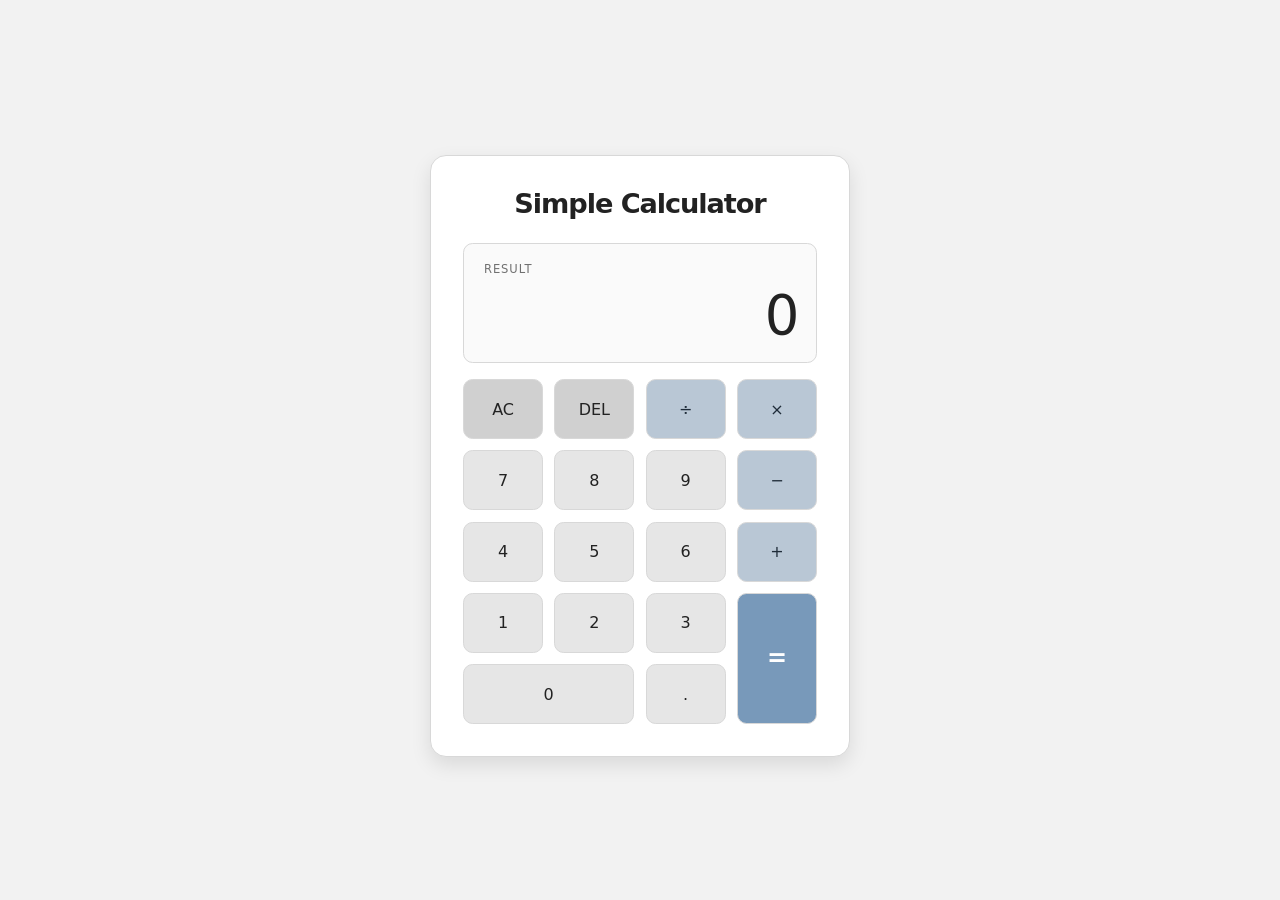
<file: level-1/calculator/index.html>
<!doctype html>
<html lang="en">
  <head>
    <meta charset="UTF-8" />
    <meta name="viewport" content="width=device-width, initial-scale=1.0" />
    <meta name="theme-color" content="#f2f2f2" />
    <title>Simple Calculator</title>
    <link rel="stylesheet" href="style.css" />
  </head>
  <body>
    <main class="page-shell">
      <section class="calculator-card" aria-labelledby="calculator-title">
        <header class="calculator-header">
          <h1 id="calculator-title">Simple Calculator</h1>
        </header>

        <div class="calculator-screen" aria-live="polite">
          <span class="screen-label">Result</span>
          <output id="display" class="display" aria-label="Calculator display">0</output>
        </div>

        <div class="calculator-keypad" aria-label="Calculator keys">
          <button class="key key-secondary" type="button" data-action="clear">AC</button>
          <button class="key key-secondary" type="button" data-action="delete" aria-label="Delete last digit">DEL</button>
          <button class="key key-operator" type="button" data-operator="÷" aria-label="Divide">÷</button>
          <button class="key key-operator" type="button" data-operator="×" aria-label="Multiply">×</button>

          <button class="key" type="button" data-number="7">7</button>
          <button class="key" type="button" data-number="8">8</button>
          <button class="key" type="button" data-number="9">9</button>
          <button class="key key-operator" type="button" data-operator="-" aria-label="Subtract">−</button>

          <button class="key" type="button" data-number="4">4</button>
          <button class="key" type="button" data-number="5">5</button>
          <button class="key" type="button" data-number="6">6</button>
          <button class="key key-operator" type="button" data-operator="+" aria-label="Add">+</button>

          <button class="key" type="button" data-number="1">1</button>
          <button class="key" type="button" data-number="2">2</button>
          <button class="key" type="button" data-number="3">3</button>
          <button class="key key-equals" type="button" data-action="calculate">=</button>

          <button class="key key-zero" type="button" data-number="0">0</button>
          <button class="key" type="button" data-action="decimal" aria-label="Decimal point">.</button>
        </div>

      </section>
    </main>

    <script src="script.js"></script>
  </body>
</html>
</file>
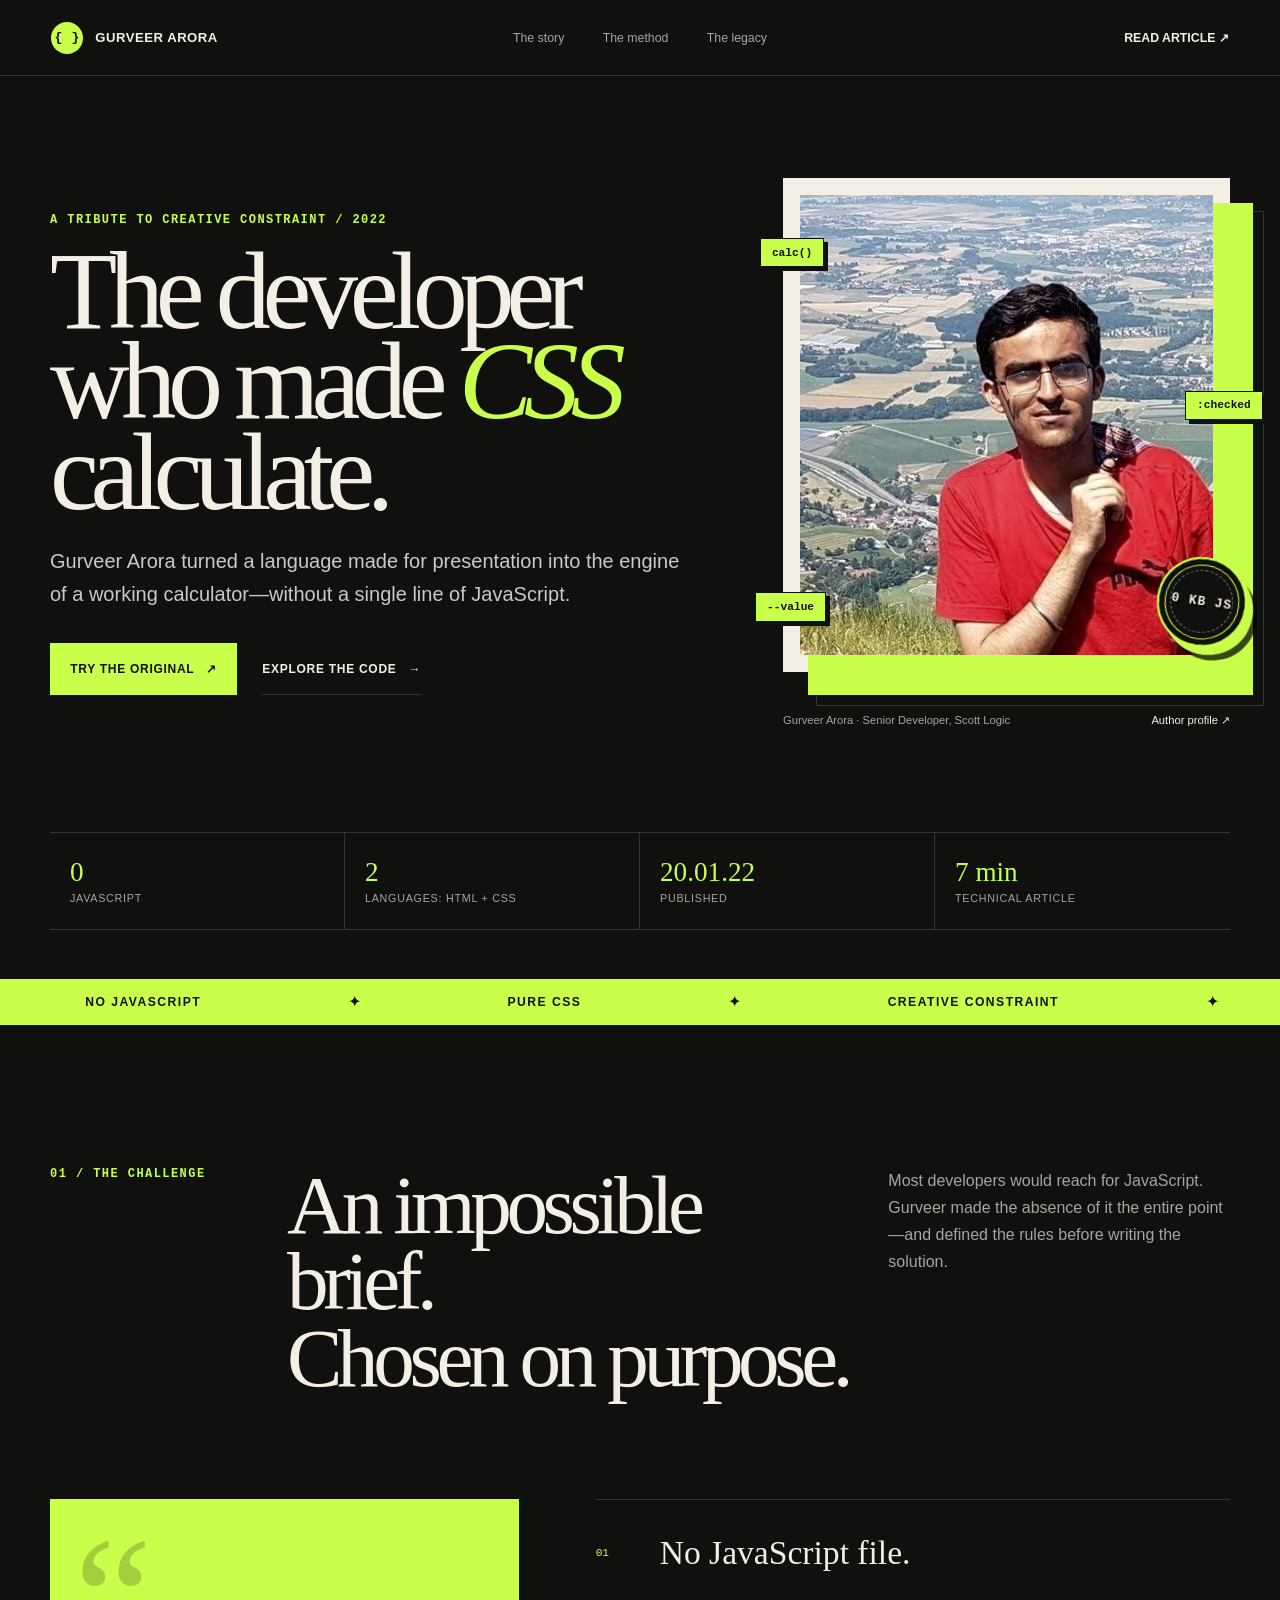
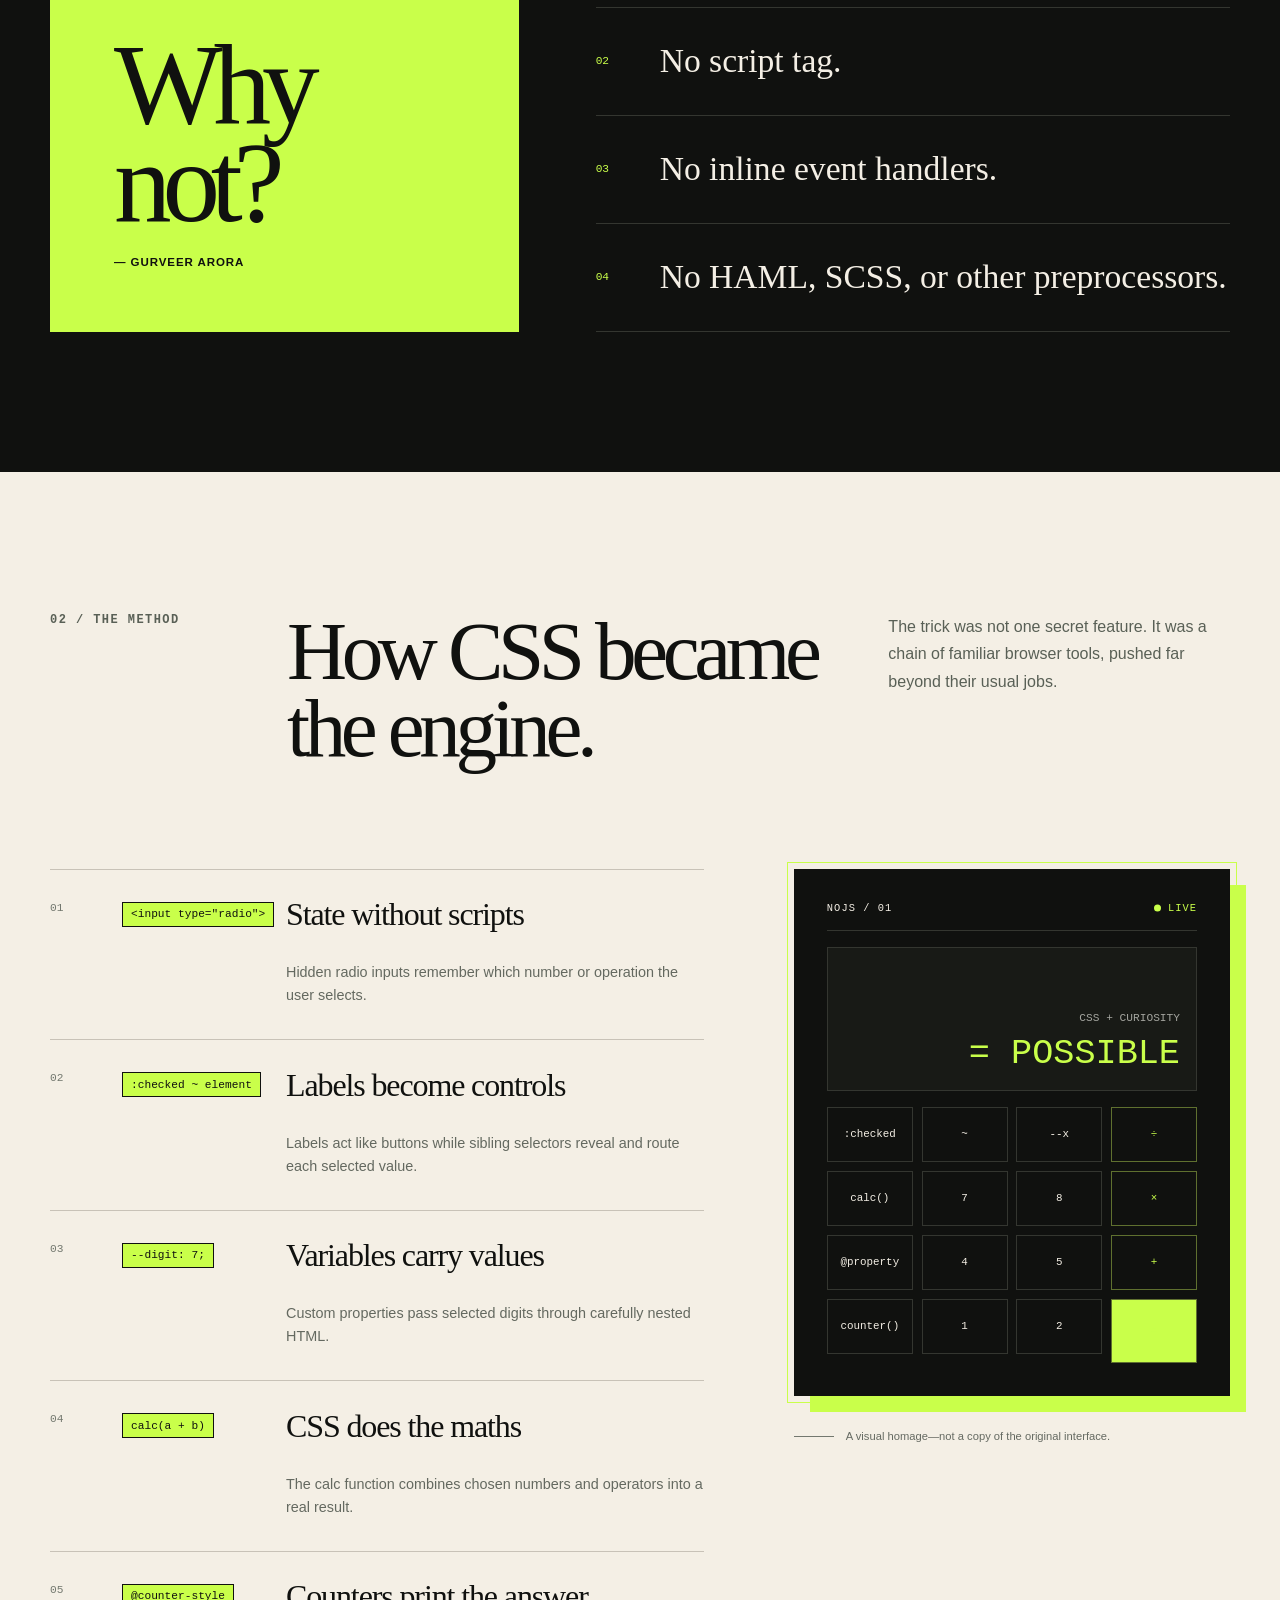
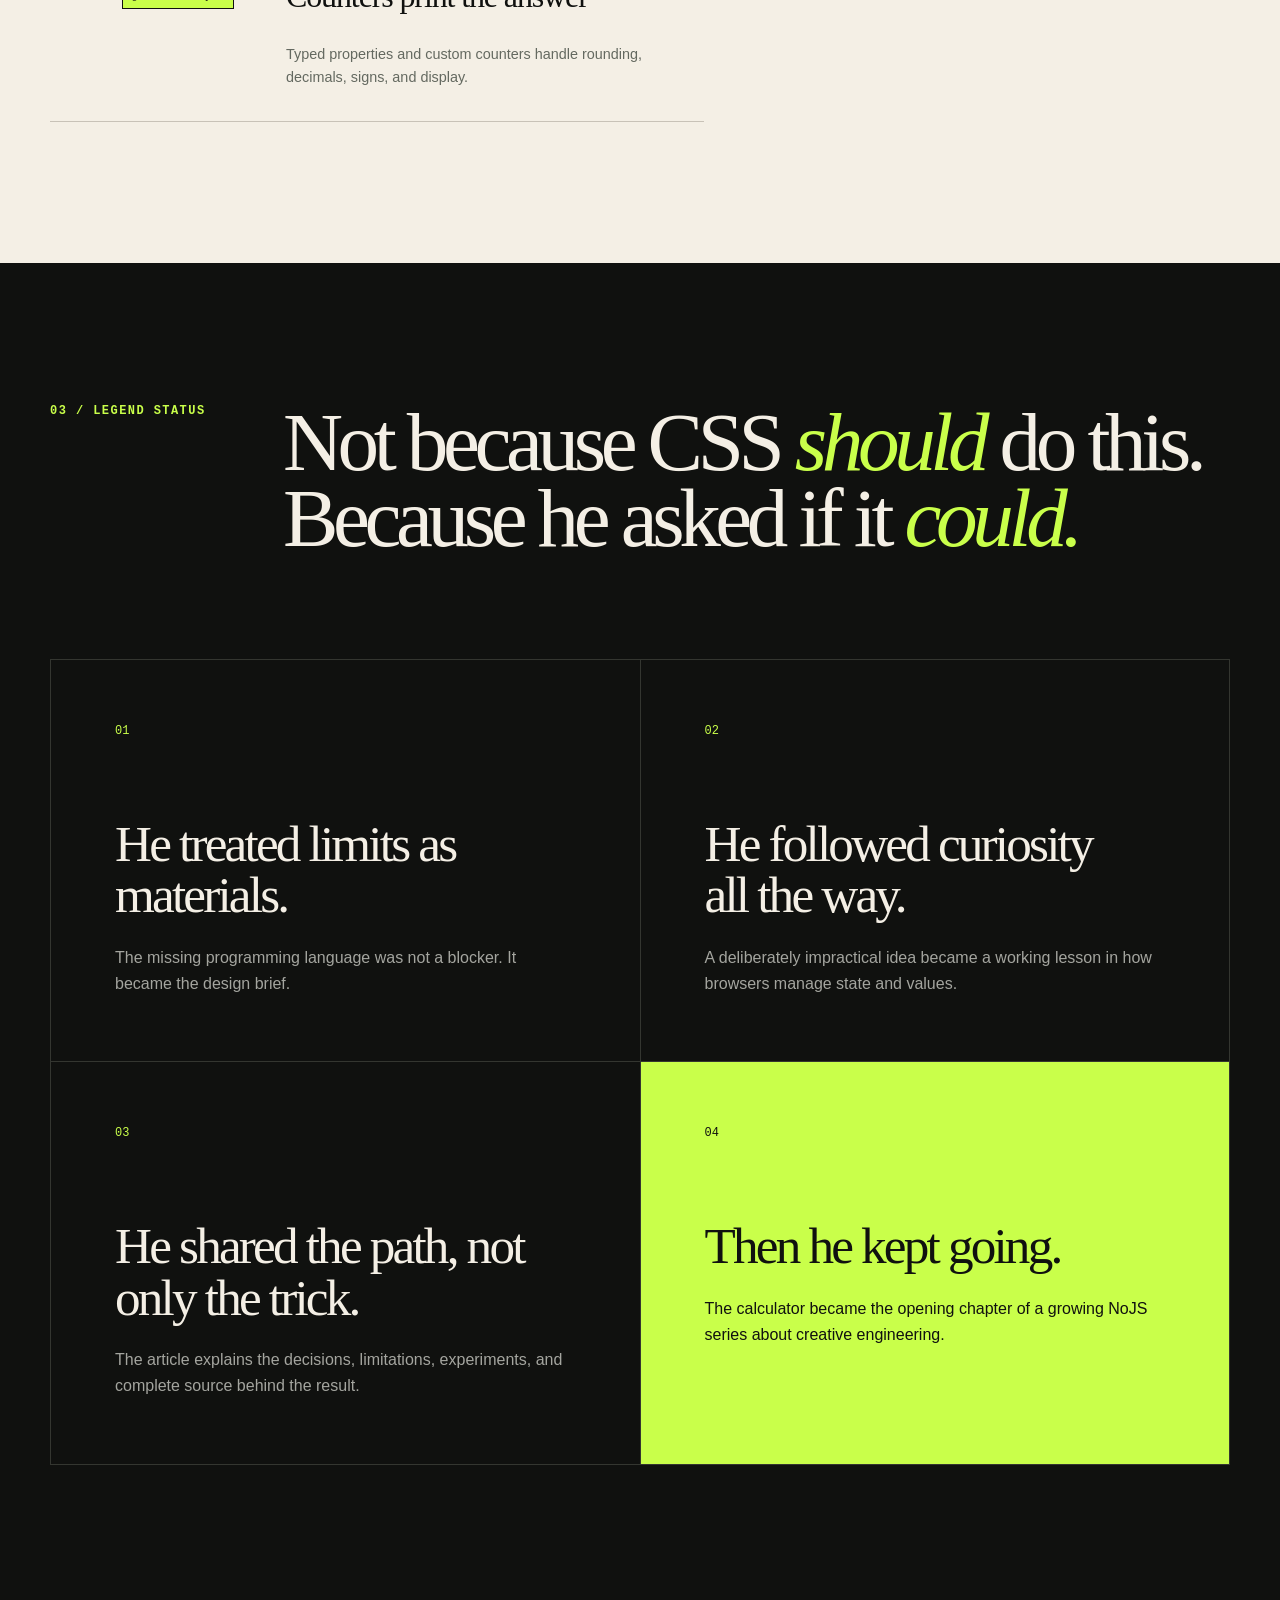
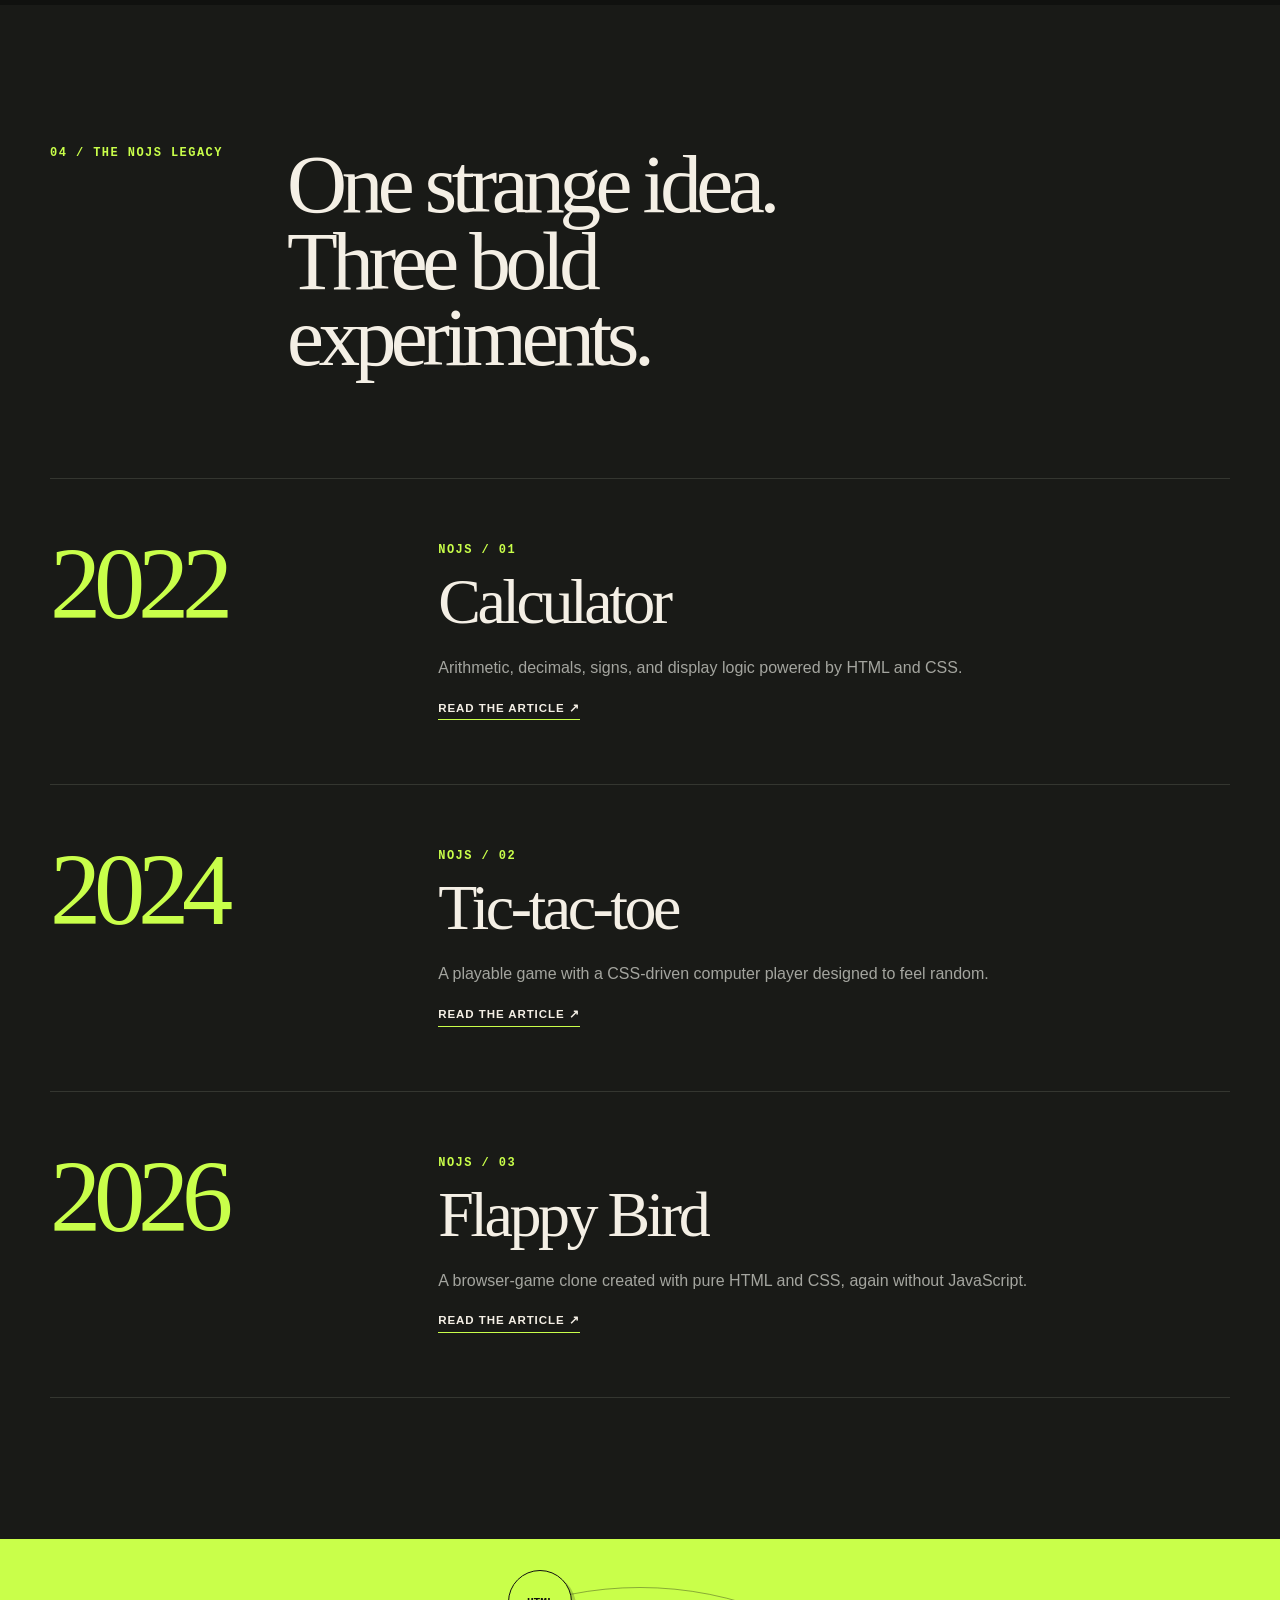
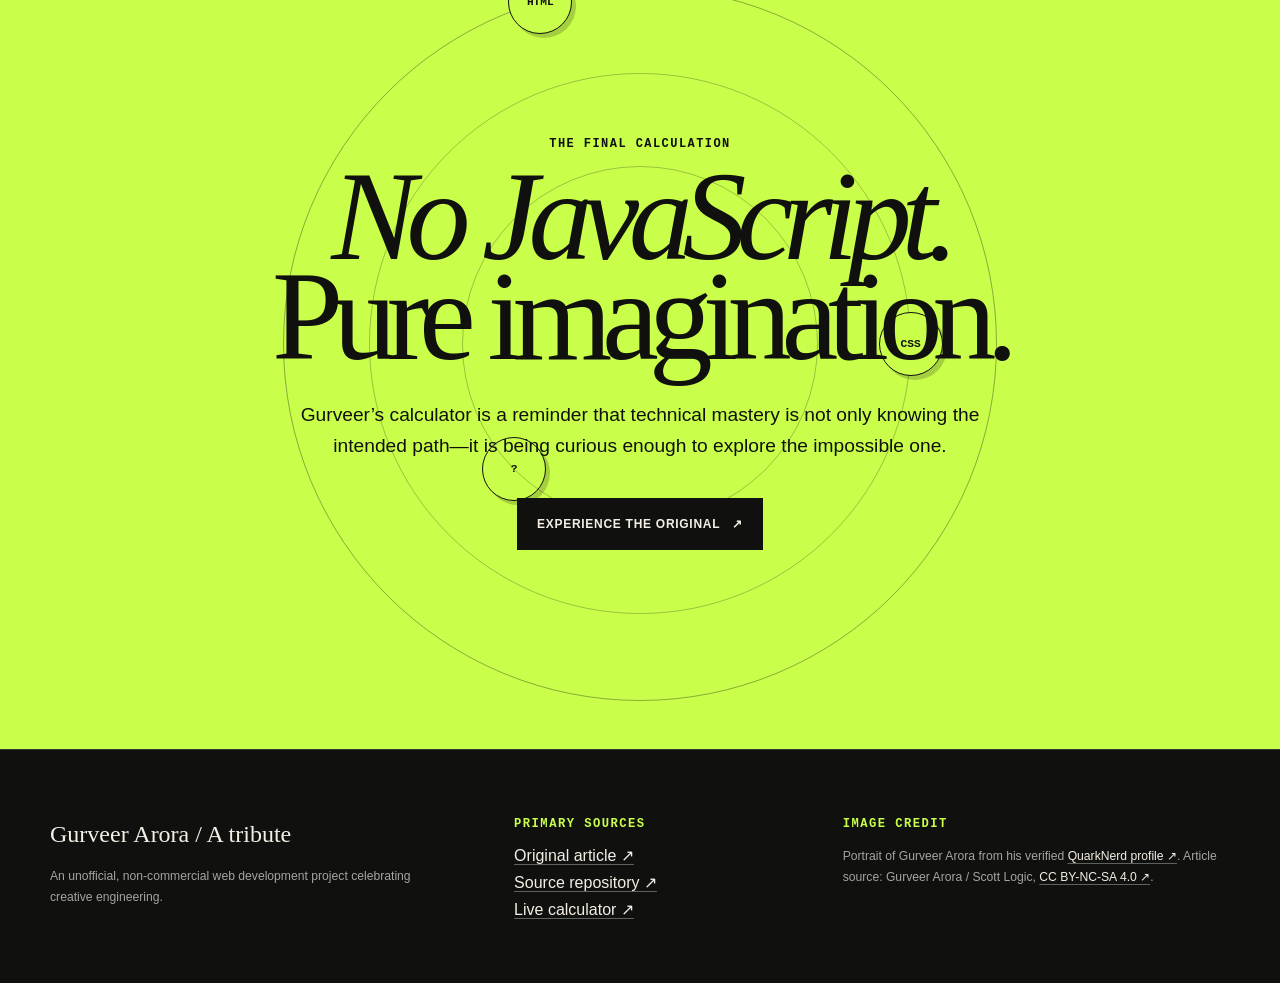
<file: level-2/tribute-page/index.html>
<!doctype html>
<html lang="en">
  <head>
    <meta charset="UTF-8" />
    <meta name="viewport" content="width=device-width, initial-scale=1.0" />
    <meta
      name="description"
      content="A tribute to Gurveer Arora and the pure HTML and CSS calculator that challenged what a stylesheet could do."
    />
    <meta name="theme-color" content="#10110f" />
    <title>Gurveer Arora — The Developer Who Made CSS Calculate</title>
    <link rel="stylesheet" href="style.css" />
  </head>
  <body>
    <a class="skip-link" href="#main-content">Skip to content</a>

    <header class="site-header">
      <a class="brand" href="#top" aria-label="Gurveer Arora tribute home">
        <span class="brand__mark" aria-hidden="true">{ }</span>
        <span>Gurveer Arora</span>
      </a>

      <nav class="site-nav" aria-label="Primary navigation">
        <a href="#story">The story</a>
        <a href="#method">The method</a>
        <a href="#legacy">The legacy</a>
      </nav>

      <a
        class="header-link"
        href="https://blog.scottlogic.com/2022/01/20/noJS-making-a-calculator-in-pure-css-html.html"
        target="_blank"
        rel="noopener noreferrer"
      >Read article <span aria-hidden="true">↗</span></a>
    </header>

    <main id="main-content">
      <section class="hero" id="top" aria-labelledby="hero-title">
        <div class="hero__grid page-width">
          <div class="hero__copy">
            <p class="eyebrow reveal reveal--one">A tribute to creative constraint / 2022</p>
            <h1 id="hero-title" class="hero__title">
              <span class="reveal reveal--two">The developer</span>
              <span class="reveal reveal--three">who made <em>CSS</em></span>
              <span class="reveal reveal--four">calculate.</span>
            </h1>
            <p class="hero__lede reveal reveal--five">
              Gurveer Arora turned a language made for presentation into the engine of a working calculator—without a single line of JavaScript.
            </p>
            <div class="hero__actions reveal reveal--six">
              <a
                class="button button--primary"
                href="https://quarknerd.github.io/noJS/calc.html"
                target="_blank"
                rel="noopener noreferrer"
              >Try the original <span aria-hidden="true">↗</span></a>
              <a
                class="button button--text"
                href="https://github.com/QuarkNerd/noJS"
                target="_blank"
                rel="noopener noreferrer"
              >Explore the code <span aria-hidden="true">→</span></a>
            </div>
          </div>

          <figure class="portrait reveal reveal--portrait">
            <div class="portrait__frame">
              <img
                src="assets/gurveer-arora.jpg"
                alt="Portrait of developer Gurveer Arora"
                width="460"
                height="460"
              />
              <span class="portrait__stamp">0 KB JS</span>
              <span class="orbit-chip orbit-chip--one" aria-hidden="true">calc()</span>
              <span class="orbit-chip orbit-chip--two" aria-hidden="true">:checked</span>
              <span class="orbit-chip orbit-chip--three" aria-hidden="true">--value</span>
            </div>
            <figcaption>
              Gurveer Arora · Senior Developer, Scott Logic
              <a
                href="https://blog.scottlogic.com/garora/"
                target="_blank"
                rel="noopener noreferrer"
              >Author profile ↗</a>
            </figcaption>
          </figure>
        </div>

        <ul class="achievement-strip page-width" aria-label="Project facts">
          <li><strong>0</strong><span>JavaScript</span></li>
          <li><strong>2</strong><span>Languages: HTML + CSS</span></li>
          <li><strong>20.01.22</strong><span>Published</span></li>
          <li><strong>7 min</strong><span>Technical article</span></li>
        </ul>
      </section>

      <div class="ticker" aria-hidden="true">
        <div class="ticker__track">
          <div class="ticker__group">
            <span>NO JAVASCRIPT</span><i>✦</i><span>PURE CSS</span><i>✦</i><span>CREATIVE CONSTRAINT</span><i>✦</i>
          </div>
          <div class="ticker__group">
            <span>NO JAVASCRIPT</span><i>✦</i><span>PURE CSS</span><i>✦</i><span>CREATIVE CONSTRAINT</span><i>✦</i>
          </div>
        </div>
      </div>

      <section class="section story page-width" id="story" aria-labelledby="story-title">
        <header class="section-heading">
          <p class="section-number">01 / The challenge</p>
          <h2 id="story-title">An impossible brief.<br />Chosen on purpose.</h2>
          <p>
            Most developers would reach for JavaScript. Gurveer made the absence of it the entire point—and defined the rules before writing the solution.
          </p>
        </header>

        <div class="story__content">
          <blockquote class="big-quote">
            <span aria-hidden="true">“</span>
            <p>Why not?</p>
            <cite>— Gurveer Arora</cite>
          </blockquote>

          <ol class="rule-list">
            <li><span>01</span><p>No JavaScript file.</p></li>
            <li><span>02</span><p>No script tag.</p></li>
            <li><span>03</span><p>No inline event handlers.</p></li>
            <li><span>04</span><p>No HAML, SCSS, or other preprocessors.</p></li>
          </ol>
        </div>
      </section>

      <section class="section method" id="method" aria-labelledby="method-title">
        <div class="page-width">
          <header class="section-heading section-heading--dark">
            <p class="section-number">02 / The method</p>
            <h2 id="method-title">How CSS became<br />the engine.</h2>
            <p>
              The trick was not one secret feature. It was a chain of familiar browser tools, pushed far beyond their usual jobs.
            </p>
          </header>

          <div class="method__layout">
            <div class="technique-flow">
              <article class="technique-card">
                <span class="technique-card__number">01</span>
                <code>&lt;input type="radio"&gt;</code>
                <h3>State without scripts</h3>
                <p>Hidden radio inputs remember which number or operation the user selects.</p>
              </article>

              <article class="technique-card">
                <span class="technique-card__number">02</span>
                <code>:checked ~ element</code>
                <h3>Labels become controls</h3>
                <p>Labels act like buttons while sibling selectors reveal and route each selected value.</p>
              </article>

              <article class="technique-card">
                <span class="technique-card__number">03</span>
                <code>--digit: 7;</code>
                <h3>Variables carry values</h3>
                <p>Custom properties pass selected digits through carefully nested HTML.</p>
              </article>

              <article class="technique-card">
                <span class="technique-card__number">04</span>
                <code>calc(a + b)</code>
                <h3>CSS does the maths</h3>
                <p>The calc function combines chosen numbers and operators into a real result.</p>
              </article>

              <article class="technique-card">
                <span class="technique-card__number">05</span>
                <code>@counter-style</code>
                <h3>Counters print the answer</h3>
                <p>Typed properties and custom counters handle rounding, decimals, signs, and display.</p>
              </article>
            </div>

            <div class="machine-wrap">
              <div class="machine" role="img" aria-label="Decorative calculator illustrating CSS plus curiosity">
                <div class="machine__topline"><span>NOJS / 01</span><span class="machine__status">LIVE</span></div>
                <div class="machine__screen">
                  <span>CSS + CURIOSITY</span>
                  <strong>= POSSIBLE</strong>
                </div>
                <div class="machine__keys" aria-hidden="true">
                  <span>:checked</span><span>~</span><span>--x</span><span>÷</span>
                  <span>calc()</span><span>7</span><span>8</span><span>×</span>
                  <span>@property</span><span>4</span><span>5</span><span>+</span>
                  <span>counter()</span><span>1</span><span>2</span><span class="machine__equals">=</span>
                </div>
                <span class="machine__pulse" aria-hidden="true"></span>
              </div>
              <p class="machine-caption"><span></span> A visual homage—not a copy of the original interface.</p>
            </div>
          </div>
        </div>
      </section>

      <section class="section legend page-width" id="legend" aria-labelledby="legend-title">
        <header class="section-heading section-heading--wide">
          <p class="section-number">03 / Legend status</p>
          <h2 id="legend-title">Not because CSS <em>should</em> do this.<br />Because he asked if it <em>could.</em></h2>
        </header>

        <div class="reason-grid">
          <article class="reason">
            <span>01</span>
            <h3>He treated limits as materials.</h3>
            <p>The missing programming language was not a blocker. It became the design brief.</p>
          </article>
          <article class="reason">
            <span>02</span>
            <h3>He followed curiosity all the way.</h3>
            <p>A deliberately impractical idea became a working lesson in how browsers manage state and values.</p>
          </article>
          <article class="reason">
            <span>03</span>
            <h3>He shared the path, not only the trick.</h3>
            <p>The article explains the decisions, limitations, experiments, and complete source behind the result.</p>
          </article>
          <article class="reason reason--accent">
            <span>04</span>
            <h3>Then he kept going.</h3>
            <p>The calculator became the opening chapter of a growing NoJS series about creative engineering.</p>
          </article>
        </div>
      </section>

      <section class="section legacy" id="legacy" aria-labelledby="legacy-title">
        <div class="page-width">
          <header class="section-heading">
            <p class="section-number">04 / The NoJS legacy</p>
            <h2 id="legacy-title">One strange idea.<br />Three bold experiments.</h2>
          </header>

          <div class="timeline">
            <article class="timeline__item">
              <time datetime="2022-01-20">2022</time>
              <div>
                <p class="timeline__type">NoJS / 01</p>
                <h3>Calculator</h3>
                <p>Arithmetic, decimals, signs, and display logic powered by HTML and CSS.</p>
                <a
                  href="https://blog.scottlogic.com/2022/01/20/noJS-making-a-calculator-in-pure-css-html.html"
                  target="_blank"
                  rel="noopener noreferrer"
                >Read the article ↗</a>
              </div>
            </article>

            <article class="timeline__item">
              <time datetime="2024-05-17">2024</time>
              <div>
                <p class="timeline__type">NoJS / 02</p>
                <h3>Tic-tac-toe</h3>
                <p>A playable game with a CSS-driven computer player designed to feel random.</p>
                <a
                  href="https://blog.scottlogic.com/2024/05/17/noJS-2-stochastic-boogaloo.html"
                  target="_blank"
                  rel="noopener noreferrer"
                >Read the article ↗</a>
              </div>
            </article>

            <article class="timeline__item">
              <time datetime="2026-03-09">2026</time>
              <div>
                <p class="timeline__type">NoJS / 03</p>
                <h3>Flappy Bird</h3>
                <p>A browser-game clone created with pure HTML and CSS, again without JavaScript.</p>
                <a
                  href="https://blog.scottlogic.com/2026/03/09/noJS-3-flappy-bird.html"
                  target="_blank"
                  rel="noopener noreferrer"
                >Read the article ↗</a>
              </div>
            </article>
          </div>
        </div>
      </section>

      <section class="closing" aria-labelledby="closing-title">
        <div class="closing__orbit" aria-hidden="true"><span>HTML</span><span>CSS</span><span>?</span></div>
        <div class="closing__content page-width">
          <p class="eyebrow">The final calculation</p>
          <h2 id="closing-title"><span>No JavaScript.</span><br />Pure imagination.</h2>
          <p>
            Gurveer’s calculator is a reminder that technical mastery is not only knowing the intended path—it is being curious enough to explore the impossible one.
          </p>
          <a
            class="button button--dark"
            href="https://quarknerd.github.io/noJS/calc.html"
            target="_blank"
            rel="noopener noreferrer"
          >Experience the original <span aria-hidden="true">↗</span></a>
        </div>
      </section>
    </main>

    <footer class="site-footer">
      <div class="page-width site-footer__grid">
        <div>
          <p class="site-footer__title">Gurveer Arora / A tribute</p>
          <p>An unofficial, non-commercial web development project celebrating creative engineering.</p>
        </div>
        <div>
          <p class="site-footer__label">Primary sources</p>
          <ul>
            <li><a href="https://blog.scottlogic.com/2022/01/20/noJS-making-a-calculator-in-pure-css-html.html" target="_blank" rel="noopener noreferrer">Original article ↗</a></li>
            <li><a href="https://github.com/QuarkNerd/noJS" target="_blank" rel="noopener noreferrer">Source repository ↗</a></li>
            <li><a href="https://quarknerd.github.io/noJS/calc.html" target="_blank" rel="noopener noreferrer">Live calculator ↗</a></li>
          </ul>
        </div>
        <div class="site-footer__credit">
          <p class="site-footer__label">Image credit</p>
          <p>
            Portrait of Gurveer Arora from his verified
            <a href="https://github.com/QuarkNerd" target="_blank" rel="noopener noreferrer">QuarkNerd profile ↗</a>.
            Article source: Gurveer Arora / Scott Logic,
            <a href="https://creativecommons.org/licenses/by-nc-sa/4.0/" target="_blank" rel="noopener noreferrer">CC BY-NC-SA 4.0 ↗</a>.
          </p>
        </div>
      </div>
    </footer>
  </body>
</html>
</file>
<file: level-1/calculator/style.css>
:root {
  color-scheme: light;
  --page: #f2f2f2;
  --card: #ffffff;
  --screen: #fafafa;
  --key: #e6e6e6;
  --key-hover: #d8d8d8;
  --secondary: #d0d0d0;
  --operator: #b9c7d5;
  --operator-hover: #aabaca;
  --equals: #7899ba;
  --equals-hover: #688cae;
  --text: #222222;
  --muted: #707070;
  --border: #d8d8d8;
  font-family: Inter, ui-sans-serif, system-ui, -apple-system, BlinkMacSystemFont, "Segoe UI", sans-serif;
}

* {
  box-sizing: border-box;
}

body {
  min-width: 320px;
  min-height: 100vh;
  margin: 0;
  color: var(--text);
  background: var(--page);
}

button {
  font: inherit;
}

.page-shell {
  display: grid;
  place-items: center;
  min-height: 100vh;
  padding: 2rem 1rem 1.25rem;
}

.calculator-card {
  width: min(100%, 420px);
  padding: clamp(1.25rem, 4vw, 2rem);
  background: var(--card);
  border: 1px solid var(--border);
  border-radius: 1rem;
  box-shadow: 0 8px 20px rgba(0, 0, 0, 0.1);
}

.calculator-header {
  display: flex;
  align-items: center;
  justify-content: center;
  margin-bottom: 1.5rem;
}

.screen-label {
  margin: 0;
  color: var(--muted);
}

h1 {
  margin: 0;
  font-size: clamp(1.35rem, 5vw, 1.7rem);
  letter-spacing: -0.04em;
}

.calculator-screen {
  min-height: 7.5rem;
  padding: 1.15rem 1.25rem;
  text-align: right;
  background: var(--screen);
  border: 1px solid var(--border);
  border-radius: 0.6rem;
}

.screen-label {
  display: block;
  text-align: left;
  font-size: 0.72rem;
  letter-spacing: 0.08em;
  text-transform: uppercase;
}

.display {
  display: block;
  min-height: 3.3rem;
  margin-top: 0.65rem;
  overflow-wrap: anywhere;
  font-size: clamp(2.25rem, 11vw, 3.4rem);
  font-variant-numeric: tabular-nums;
  letter-spacing: -0.06em;
  line-height: 1.05;
}

.calculator-keypad {
  display: grid;
  grid-template-columns: repeat(4, 1fr);
  gap: 0.7rem;
  margin-top: 1rem;
}

.key {
  min-height: 3.75rem;
  padding: 0.5rem;
  color: var(--text);
  cursor: pointer;
  background: var(--key);
  border: 1px solid var(--border);
  border-radius: 0.6rem;
  transition: transform 140ms ease, background 140ms ease, border-color 140ms ease;
}

.key:hover {
  background: var(--key-hover);
}

.key:active {
  transform: scale(0.96);
}

.key:focus-visible {
  outline: 3px solid rgba(120, 153, 186, 0.55);
  outline-offset: 2px;
}

.key-secondary {
  color: var(--text);
  background: var(--secondary);
}

.key-operator {
  color: #1f2c39;
  background: var(--operator);
}

.key-operator:hover {
  background: var(--operator-hover);
}

.key-equals {
  grid-row: span 2;
  color: #ffffff;
  font-size: 1.5rem;
  font-weight: 800;
  background: var(--equals);
}

.key-equals:hover {
  background: var(--equals-hover);
}

.key-zero {
  grid-column: span 2;
}

@media (max-width: 360px) {
  .page-shell {
    padding-inline: 0.65rem;
  }

  .calculator-card {
    padding: 1rem;
    border-radius: 1.15rem;
  }

  .calculator-keypad {
    gap: 0.5rem;
  }

  .key {
    min-height: 3.35rem;
  }
}
</file>
<file: level-2/tribute-page/style.css>
:root {
  color-scheme: dark;
  --ink: #10110f;
  --ink-soft: #191a17;
  --paper: #f4efe5;
  --paper-dark: #ded8cc;
  --lime: #c9ff4a;
  --lime-dark: #a4d431;
  --muted: #a4a59f;
  --line-dark: #343630;
  --line-light: #c8c2b7;
  --page-width: 1180px;
  font-family: Arial, Helvetica, sans-serif;
}

* {
  box-sizing: border-box;
}

html {
  overflow-x: clip;
  scroll-behavior: smooth;
}

body {
  min-width: 320px;
  margin: 0;
  overflow-x: clip;
  color: var(--paper);
  background: var(--ink);
}

img {
  display: block;
  max-width: 100%;
}

a {
  color: inherit;
  text-decoration: none;
}

button,
a {
  -webkit-tap-highlight-color: transparent;
}

.page-width {
  width: min(var(--page-width), calc(100% - 3rem));
  margin-inline: auto;
}

.skip-link {
  position: fixed;
  top: 0.75rem;
  left: 0.75rem;
  z-index: 100;
  padding: 0.75rem 1rem;
  color: var(--ink);
  background: var(--lime);
  transform: translateY(-180%);
}

.skip-link:focus {
  transform: translateY(0);
}

a:focus-visible {
  outline: 3px solid var(--lime);
  outline-offset: 4px;
}

/* Header */

.site-header {
  position: sticky;
  top: 0;
  z-index: 50;
  display: grid;
  grid-template-columns: 1fr auto 1fr;
  align-items: center;
  min-height: 4.75rem;
  padding-inline: clamp(1.25rem, 4vw, 3.5rem);
  color: var(--paper);
  background: var(--ink);
  border-bottom: 1px solid var(--line-dark);
}

.brand {
  display: inline-flex;
  align-items: center;
  gap: 0.75rem;
  justify-self: start;
  font-size: 0.82rem;
  font-weight: 700;
  letter-spacing: 0.04em;
  text-transform: uppercase;
}

.brand__mark {
  display: grid;
  place-items: center;
  width: 2rem;
  height: 2rem;
  color: var(--ink);
  font-family: "Courier New", monospace;
  background: var(--lime);
  border-radius: 50%;
}

.site-nav {
  display: flex;
  gap: clamp(1.25rem, 3vw, 2.5rem);
  font-size: 0.77rem;
  color: var(--muted);
}

.site-nav a,
.header-link {
  position: relative;
  padding-block: 0.5rem;
}

.site-nav a::after,
.header-link::after {
  position: absolute;
  right: 0;
  bottom: 0.15rem;
  left: 0;
  height: 1px;
  content: "";
  background: var(--lime);
  transform: scaleX(0);
  transform-origin: right;
  transition: transform 220ms ease;
}

.site-nav a:hover::after,
.header-link:hover::after {
  transform: scaleX(1);
  transform-origin: left;
}

.header-link {
  justify-self: end;
  font-size: 0.77rem;
  font-weight: 700;
  text-transform: uppercase;
}

/* Hero */

.hero {
  min-height: calc(100svh - 4.75rem);
  padding-block: clamp(4rem, 8vw, 7rem) 2rem;
}

.hero__grid {
  display: grid;
  grid-template-columns: minmax(0, 1.18fr) minmax(300px, 0.82fr);
  gap: clamp(3rem, 7vw, 7rem);
  align-items: center;
}

.eyebrow,
.section-number,
.timeline__type,
.site-footer__label {
  margin: 0;
  color: var(--lime);
  font-family: "Courier New", Courier, monospace;
  font-size: 0.75rem;
  font-weight: 700;
  letter-spacing: 0.12em;
  text-transform: uppercase;
}

.hero__title {
  margin: 1.2rem 0 1.75rem;
  font-family: Georgia, "Times New Roman", serif;
  font-size: clamp(4rem, 8.6vw, 8.25rem);
  font-weight: 400;
  letter-spacing: -0.075em;
  line-height: 0.82;
}

.hero__title span {
  display: block;
}

.hero__title em {
  color: var(--lime);
  font-weight: 400;
}

.hero__lede {
  max-width: 42rem;
  margin: 0;
  color: #c9cac5;
  font-size: clamp(1.05rem, 2vw, 1.25rem);
  line-height: 1.65;
}

.hero__actions {
  display: flex;
  flex-wrap: wrap;
  gap: 1rem 1.5rem;
  align-items: center;
  margin-top: 2rem;
}

.button {
  display: inline-flex;
  align-items: center;
  justify-content: center;
  gap: 0.75rem;
  min-height: 3.25rem;
  padding: 0.85rem 1.2rem;
  font-size: 0.75rem;
  font-weight: 700;
  letter-spacing: 0.06em;
  text-transform: uppercase;
  border: 1px solid transparent;
  transition: color 180ms ease, background 180ms ease, transform 180ms ease;
}

.button:hover {
  transform: translateY(-3px);
}

.button--primary {
  color: var(--ink);
  background: var(--lime);
}

.button--primary:hover {
  background: var(--paper);
}

.button--text {
  padding-inline: 0;
  border-bottom-color: var(--line-dark);
}

.portrait {
  margin: 0;
}

.portrait__frame {
  position: relative;
  isolation: isolate;
  padding: clamp(0.65rem, 1.5vw, 1rem);
  background: var(--paper);
  border: 1px solid var(--paper);
}

.portrait__frame::before {
  position: absolute;
  top: 1.5rem;
  right: -1.5rem;
  bottom: -1.5rem;
  left: 1.5rem;
  z-index: -1;
  content: "";
  background: var(--lime);
}

.portrait__frame::after {
  position: absolute;
  inset: 2rem -2.2rem -2.2rem 2rem;
  z-index: -2;
  content: "";
  border: 1px solid var(--line-dark);
}

.portrait img {
  width: 100%;
  aspect-ratio: 1;
  object-fit: cover;
  filter: saturate(0.78) contrast(1.08);
}

.portrait__stamp {
  position: absolute;
  right: -1.1rem;
  bottom: 1.5rem;
  z-index: 3;
  display: grid;
  place-items: center;
  width: 5.6rem;
  aspect-ratio: 1;
  color: var(--paper);
  font-family: "Courier New", monospace;
  font-size: 0.8rem;
  font-weight: 700;
  letter-spacing: 0.08em;
  white-space: nowrap;
  background: var(--ink);
  border: 2px solid var(--lime);
  border-radius: 50%;
  box-shadow:
    inset 0 0 0 0.35rem var(--ink),
    inset 0 0 0 calc(0.35rem + 1px) var(--lime),
    0.45rem 0.45rem 0 var(--lime),
    0.75rem 0.75rem 0 rgba(0, 0, 0, 0.72);
  text-shadow: 2px 2px 0 #000;
  transform: rotate(8deg);
}

.portrait__stamp::before {
  position: absolute;
  inset: 0.7rem;
  content: "";
  border: 1px dashed rgba(244, 241, 232, 0.5);
  border-radius: 50%;
}

.orbit-chip {
  position: absolute;
  z-index: 2;
  padding: 0.48rem 0.68rem;
  color: var(--ink);
  font-family: "Courier New", monospace;
  font-size: 0.7rem;
  font-weight: 700;
  background: var(--lime);
  border: 1px solid var(--ink);
  box-shadow: 4px 4px 0 var(--ink);
  animation: float-chip 4s ease-in-out infinite;
}

.orbit-chip--one {
  top: 12%;
  left: -1.5rem;
}

.orbit-chip--two {
  top: 43%;
  right: -2.1rem;
  animation-delay: -1.4s;
}

.orbit-chip--three {
  bottom: 10%;
  left: -1.8rem;
  animation-delay: -2.7s;
}

.portrait figcaption {
  display: flex;
  justify-content: space-between;
  gap: 1rem;
  margin-top: 2.5rem;
  color: var(--muted);
  font-size: 0.7rem;
  line-height: 1.5;
}

.portrait figcaption a {
  color: var(--paper);
  white-space: nowrap;
}

.achievement-strip {
  display: grid;
  grid-template-columns: repeat(4, 1fr);
  margin-top: clamp(4rem, 8vw, 7rem);
  padding: 0;
  list-style: none;
  border-block: 1px solid var(--line-dark);
}

.achievement-strip li {
  display: flex;
  min-height: 6rem;
  padding: 1.25rem;
  flex-direction: column;
  justify-content: center;
  border-right: 1px solid var(--line-dark);
}

.achievement-strip li:last-child {
  border-right: 0;
}

.achievement-strip strong {
  color: var(--lime);
  font-family: Georgia, "Times New Roman", serif;
  font-size: 1.7rem;
  font-weight: 400;
}

.achievement-strip span {
  margin-top: 0.25rem;
  color: var(--muted);
  font-size: 0.67rem;
  letter-spacing: 0.07em;
  text-transform: uppercase;
}

/* Moving banner */

.ticker {
  overflow: hidden;
  color: var(--ink);
  background: var(--lime);
  border-block: 1px solid var(--ink);
}

.ticker__track {
  display: flex;
  width: max-content;
  padding-block: 0.85rem;
  align-items: center;
  animation: ticker-scroll 24s linear infinite;
}

.ticker__group {
  display: flex;
  min-width: 100vw;
  flex-shrink: 0;
  align-items: center;
  justify-content: space-around;
}

.ticker__track span {
  padding-inline: 1.5rem;
  font-size: 0.76rem;
  font-weight: 800;
  letter-spacing: 0.12em;
  white-space: nowrap;
}

.ticker__track i {
  font-style: normal;
}

/* Shared sections */

.section {
  padding-block: clamp(6rem, 11vw, 10rem);
}

.section-heading {
  display: grid;
  grid-template-columns: 0.45fr 1.25fr 0.75fr;
  gap: 2rem;
  align-items: start;
}

.section-heading h2 {
  margin: 0;
  font-family: Georgia, "Times New Roman", serif;
  font-size: clamp(3.2rem, 6.5vw, 6.25rem);
  font-weight: 400;
  letter-spacing: -0.065em;
  line-height: 0.92;
}

.section-heading > p:last-child {
  margin: 0;
  color: var(--muted);
  font-size: 1rem;
  line-height: 1.7;
}

.section-heading--dark .section-number,
.section-heading--dark > p:last-child {
  color: #596056;
}

.section-heading--wide {
  grid-template-columns: 0.35fr 1.65fr;
}

.section-heading--wide h2 {
  max-width: 58rem;
}

.section-heading--wide em {
  color: var(--lime);
  font-weight: 400;
}

/* Story */

.story__content {
  display: grid;
  grid-template-columns: 0.85fr 1.15fr;
  gap: clamp(2rem, 6vw, 6rem);
  margin-top: clamp(4rem, 8vw, 7rem);
  align-items: stretch;
}

.big-quote {
  position: relative;
  display: flex;
  min-height: 27rem;
  margin: 0;
  padding: clamp(2rem, 5vw, 4rem);
  color: var(--ink);
  flex-direction: column;
  justify-content: flex-end;
  background: var(--lime);
}

.big-quote > span {
  position: absolute;
  top: 0.75rem;
  left: 1.5rem;
  font-family: Georgia, serif;
  font-size: 11rem;
  line-height: 1;
  opacity: 0.2;
}

.big-quote p {
  position: relative;
  margin: 0;
  font-family: Georgia, "Times New Roman", serif;
  font-size: clamp(4.5rem, 9vw, 8rem);
  letter-spacing: -0.08em;
  line-height: 0.85;
}

.big-quote cite {
  margin-top: 1.5rem;
  font-size: 0.72rem;
  font-style: normal;
  font-weight: 700;
  letter-spacing: 0.08em;
  text-transform: uppercase;
}

.rule-list {
  margin: 0;
  padding: 0;
  list-style: none;
  border-top: 1px solid var(--line-dark);
}

.rule-list li {
  display: grid;
  grid-template-columns: 4rem 1fr;
  min-height: 6.75rem;
  padding-block: 1.25rem;
  align-items: center;
  border-bottom: 1px solid var(--line-dark);
  transition: padding-left 180ms ease, color 180ms ease;
}

.rule-list li:hover {
  padding-left: 1rem;
  color: var(--lime);
}

.rule-list span {
  color: var(--lime);
  font-family: "Courier New", monospace;
  font-size: 0.7rem;
}

.rule-list p {
  margin: 0;
  font-family: Georgia, "Times New Roman", serif;
  font-size: clamp(1.45rem, 3vw, 2.1rem);
}

/* Method */

.method {
  color: var(--ink);
  background: var(--paper);
}

.method__layout {
  display: grid;
  grid-template-columns: minmax(0, 1.2fr) minmax(320px, 0.8fr);
  gap: clamp(3rem, 7vw, 7rem);
  margin-top: clamp(4rem, 8vw, 7rem);
  align-items: start;
}

.technique-flow {
  border-top: 1px solid var(--line-light);
}

.technique-card {
  position: relative;
  display: grid;
  grid-template-columns: 3.25rem 9rem 1fr;
  gap: 1.25rem;
  padding-block: 2rem;
  align-items: start;
  border-bottom: 1px solid var(--line-light);
  transition: padding-inline 220ms ease, background 220ms ease;
}

.technique-card:hover {
  padding-inline: 1rem;
  background: #ebe5d9;
}

.technique-card__number {
  color: #73786f;
  font-family: "Courier New", monospace;
  font-size: 0.7rem;
}

.technique-card code {
  width: fit-content;
  padding: 0.35rem 0.5rem;
  color: var(--ink);
  font-size: 0.7rem;
  white-space: nowrap;
  background: var(--lime);
  border: 1px solid var(--ink);
}

.technique-card h3 {
  margin: -0.35rem 0 0;
  font-family: Georgia, "Times New Roman", serif;
  font-size: clamp(1.45rem, 3vw, 2rem);
  font-weight: 400;
  letter-spacing: -0.035em;
}

.technique-card p {
  grid-column: 3;
  margin: 0.5rem 0 0;
  color: #646960;
  font-size: 0.9rem;
  line-height: 1.6;
}

.machine-wrap {
  position: sticky;
  top: 7rem;
}

.machine {
  position: relative;
  padding: clamp(1.2rem, 3vw, 2rem);
  color: var(--paper);
  background: var(--ink);
  border: 1px solid var(--ink);
  box-shadow: 1rem 1rem 0 var(--lime);
}

.machine__topline {
  display: flex;
  justify-content: space-between;
  padding-bottom: 1rem;
  font-family: "Courier New", monospace;
  font-size: 0.65rem;
  letter-spacing: 0.1em;
  border-bottom: 1px solid var(--line-dark);
}

.machine__status {
  position: relative;
  padding-left: 0.9rem;
  color: var(--lime);
}

.machine__status::before {
  position: absolute;
  top: 50%;
  left: 0;
  width: 0.45rem;
  aspect-ratio: 1;
  content: "";
  background: var(--lime);
  border-radius: 50%;
  transform: translateY(-50%);
  animation: status-blink 1.4s ease-in-out infinite;
}

.machine__screen {
  display: flex;
  min-height: 9rem;
  padding: 1rem;
  flex-direction: column;
  justify-content: flex-end;
  align-items: flex-end;
  margin-block: 1rem;
  font-family: "Courier New", monospace;
  background: #181a16;
  border: 1px solid var(--line-dark);
}

.machine__screen span {
  color: var(--muted);
  font-size: 0.7rem;
}

.machine__screen strong {
  margin-top: 0.6rem;
  color: var(--lime);
  font-size: clamp(1.4rem, 3vw, 2.2rem);
  font-weight: 400;
}

.machine__keys {
  display: grid;
  grid-template-columns: repeat(4, 1fr);
  gap: 0.55rem;
}

.machine__keys span {
  display: grid;
  min-width: 0;
  min-height: 3.45rem;
  padding: 0.4rem;
  place-items: center;
  overflow: hidden;
  font-family: "Courier New", monospace;
  font-size: clamp(0.52rem, 1vw, 0.68rem);
  border: 1px solid var(--line-dark);
}

.machine__keys span:nth-child(4n) {
  color: var(--lime);
  border-color: #5f702f;
}

.machine__keys .machine__equals {
  grid-row: span 2;
  color: var(--ink);
  background: var(--lime);
}

.machine__pulse {
  position: absolute;
  inset: -0.5rem;
  pointer-events: none;
  border: 1px solid var(--lime);
  animation: machine-pulse 2.8s ease-out infinite;
}

.machine-caption {
  display: flex;
  gap: 0.75rem;
  align-items: center;
  margin: 2rem 0 0;
  color: #656a62;
  font-size: 0.7rem;
  line-height: 1.5;
}

.machine-caption span {
  width: 2.5rem;
  height: 1px;
  background: #73786f;
}

/* Legend */

.reason-grid {
  display: grid;
  grid-template-columns: repeat(2, 1fr);
  margin-top: clamp(4rem, 8vw, 7rem);
  border-top: 1px solid var(--line-dark);
  border-left: 1px solid var(--line-dark);
}

.reason {
  min-height: 23rem;
  padding: clamp(2rem, 5vw, 4rem);
  border-right: 1px solid var(--line-dark);
  border-bottom: 1px solid var(--line-dark);
  transition: color 220ms ease, background 220ms ease;
}

.reason:hover {
  color: var(--ink);
  background: var(--paper);
}

.reason > span {
  display: block;
  margin-bottom: 5rem;
  color: var(--lime);
  font-family: "Courier New", monospace;
  font-size: 0.75rem;
}

.reason h3 {
  max-width: 26rem;
  margin: 0;
  font-family: Georgia, "Times New Roman", serif;
  font-size: clamp(2rem, 4vw, 3.4rem);
  font-weight: 400;
  letter-spacing: -0.055em;
  line-height: 1;
}

.reason p {
  max-width: 31rem;
  margin: 1.5rem 0 0;
  color: var(--muted);
  line-height: 1.65;
}

.reason:hover p {
  color: #666960;
}

.reason--accent,
.reason--accent:hover {
  color: var(--ink);
  background: var(--lime);
}

.reason--accent > span,
.reason--accent p,
.reason--accent:hover p {
  color: var(--ink);
}

/* Legacy */

.legacy {
  background: var(--ink-soft);
}

.timeline {
  margin-top: clamp(4rem, 8vw, 7rem);
  border-top: 1px solid var(--line-dark);
}

.timeline__item {
  display: grid;
  grid-template-columns: minmax(9rem, 0.45fr) 1fr;
  gap: 2rem;
  padding-block: clamp(2.5rem, 5vw, 4.5rem);
  border-bottom: 1px solid var(--line-dark);
}

.timeline__item time {
  color: var(--lime);
  font-family: Georgia, "Times New Roman", serif;
  font-size: clamp(3.5rem, 8vw, 7rem);
  letter-spacing: -0.07em;
  line-height: 0.8;
}

.timeline__item h3 {
  margin: 0.5rem 0 0;
  font-family: Georgia, "Times New Roman", serif;
  font-size: clamp(2.4rem, 5vw, 4.5rem);
  font-weight: 400;
  letter-spacing: -0.055em;
}

.timeline__item div > p:not(.timeline__type) {
  max-width: 40rem;
  margin: 1rem 0;
  color: var(--muted);
  line-height: 1.65;
}

.timeline__item a {
  display: inline-block;
  padding-bottom: 0.3rem;
  color: var(--paper);
  font-size: 0.72rem;
  font-weight: 700;
  letter-spacing: 0.08em;
  text-transform: uppercase;
  border-bottom: 1px solid var(--lime);
  transition: color 180ms ease;
}

.timeline__item a:hover {
  color: var(--lime);
}

/* Closing and footer */

.closing {
  position: relative;
  display: grid;
  min-height: 90svh;
  padding-block: 7rem;
  overflow: hidden;
  place-items: center;
  color: var(--ink);
  text-align: center;
  background: var(--lime);
}

.closing__content {
  position: relative;
  z-index: 2;
}

.closing .eyebrow {
  color: var(--ink);
}

.closing h2 {
  margin: 1rem 0 2rem;
  font-family: Georgia, "Times New Roman", serif;
  font-size: clamp(4.5rem, 10vw, 10rem);
  font-weight: 400;
  letter-spacing: -0.08em;
  line-height: 0.78;
}

.closing h2 span {
  font-style: italic;
}

.closing__content > p:not(.eyebrow) {
  max-width: 43rem;
  margin: 0 auto 2.25rem;
  font-size: clamp(1rem, 2vw, 1.2rem);
  line-height: 1.65;
}

.button--dark {
  color: var(--paper);
  background: var(--ink);
}

.button--dark:hover {
  color: var(--ink);
  background: var(--paper);
}

.closing a:focus-visible {
  outline-color: var(--ink);
}

.closing__orbit {
  position: absolute;
  width: min(72vw, calc(90svh - 6rem), 54rem);
  aspect-ratio: 1;
  border: 1px solid rgba(16, 17, 15, 0.35);
  border-radius: 50%;
  animation: slow-spin 26s linear infinite;
}

.closing__orbit::before,
.closing__orbit::after {
  position: absolute;
  content: "";
  border: 1px solid rgba(16, 17, 15, 0.25);
  border-radius: 50%;
}

.closing__orbit::before {
  inset: 12%;
}

.closing__orbit::after {
  inset: 25%;
}

.closing__orbit span {
  position: absolute;
  display: grid;
  width: 4rem;
  aspect-ratio: 1;
  place-items: center;
  font-family: "Courier New", monospace;
  font-size: 0.7rem;
  font-weight: 700;
  background: var(--lime);
  border: 1px solid var(--ink);
  border-radius: 50%;
  box-shadow: 0.25rem 0.25rem 0 rgba(16, 17, 15, 0.2);
  transform: translate(-50%, -50%);
  animation: counter-spin 26s linear infinite;
}

.closing__orbit span:nth-child(1) {
  top: 2%;
  left: 36%;
}

.closing__orbit span:nth-child(2) {
  top: 50%;
  left: 88%;
}

.closing__orbit span:nth-child(3) {
  top: 67.68%;
  left: 32.32%;
}

.site-footer {
  padding-block: 4rem;
  color: var(--muted);
  background: var(--ink);
  border-top: 1px solid var(--line-dark);
}

.site-footer__grid {
  display: grid;
  grid-template-columns: 1fr 0.65fr 1fr;
  gap: clamp(2rem, 6vw, 6rem);
}

.site-footer p {
  margin: 0;
  font-size: 0.76rem;
  line-height: 1.7;
}

.site-footer__title {
  margin-bottom: 0.75rem !important;
  color: var(--paper);
  font-family: Georgia, "Times New Roman", serif;
  font-size: 1.5rem !important;
}

.site-footer__label {
  margin-bottom: 0.75rem !important;
}

.site-footer ul {
  margin: 0;
  padding: 0;
  list-style: none;
}

.site-footer li + li {
  margin-top: 0.5rem;
}

.site-footer a {
  color: var(--paper);
  text-decoration: underline;
  text-decoration-color: #60625d;
  text-underline-offset: 0.2rem;
}

.site-footer a:hover {
  color: var(--lime);
}

/* Motion */

.reveal {
  opacity: 0;
  animation: rise-in 700ms cubic-bezier(0.16, 1, 0.3, 1) forwards;
}

.reveal--one {
  animation-delay: 100ms;
}

.reveal--two {
  animation-delay: 180ms;
}

.reveal--three {
  animation-delay: 260ms;
}

.reveal--four {
  animation-delay: 340ms;
}

.reveal--five {
  animation-delay: 460ms;
}

.reveal--six {
  animation-delay: 560ms;
}

.reveal--portrait {
  animation-name: portrait-in;
  animation-delay: 300ms;
  animation-duration: 900ms;
}

@keyframes rise-in {
  from {
    opacity: 0;
    transform: translateY(2rem);
  }
  to {
    opacity: 1;
    transform: translateY(0);
  }
}

@keyframes portrait-in {
  from {
    opacity: 0;
    transform: translateX(2rem) scale(0.97);
  }
  to {
    opacity: 1;
    transform: translateX(0) scale(1);
  }
}

@keyframes float-chip {
  0%, 100% {
    transform: translateY(0) rotate(-2deg);
  }
  50% {
    transform: translateY(-0.75rem) rotate(2deg);
  }
}

@keyframes ticker-scroll {
  to {
    transform: translateX(-50%);
  }
}

@keyframes status-blink {
  50% {
    opacity: 0.25;
  }
}

@keyframes machine-pulse {
  from {
    opacity: 0.7;
    transform: scale(1);
  }
  to {
    opacity: 0;
    transform: scale(1.035);
  }
}

@keyframes slow-spin {
  to {
    transform: rotate(360deg);
  }
}

@keyframes counter-spin {
  to {
    transform: translate(-50%, -50%) rotate(-360deg);
  }
}

@keyframes section-reveal {
  from {
    opacity: 0;
    transform: translateY(2.5rem);
  }
  to {
    opacity: 1;
    transform: translateY(0);
  }
}

@supports (animation-timeline: view()) {
  .technique-card,
  .reason,
  .timeline__item {
    animation: section-reveal linear both;
    animation-timeline: view();
    animation-range: entry 10% cover 30%;
  }
}

/* Responsive layout */

@media (max-width: 980px) {
  .site-header {
    grid-template-columns: 1fr auto;
  }

  .site-nav {
    display: none;
  }

  .hero__grid {
    grid-template-columns: 1fr;
  }

  .portrait {
    width: min(80%, 34rem);
    margin-inline: auto;
  }

  .achievement-strip {
    grid-template-columns: repeat(2, 1fr);
  }

  .achievement-strip li:nth-child(2) {
    border-right: 0;
  }

  .achievement-strip li:nth-child(-n + 2) {
    border-bottom: 1px solid var(--line-dark);
  }

  .section-heading,
  .section-heading--wide {
    grid-template-columns: 1fr;
  }

  .section-heading > p:last-child {
    max-width: 40rem;
  }

  .method__layout {
    grid-template-columns: 1fr;
  }

  .machine-wrap {
    position: static;
    width: min(100%, 36rem);
    margin-inline: auto;
  }

  .site-footer__grid {
    grid-template-columns: 1fr 1fr;
  }

  .site-footer__credit {
    grid-column: 1 / -1;
  }
}

@media (max-width: 700px) {
  .page-width {
    width: min(100% - 2rem, var(--page-width));
  }

  .site-header {
    min-height: 4.25rem;
    padding-inline: 1rem;
  }

  .brand {
    font-size: 0.7rem;
  }

  .header-link {
    font-size: 0.66rem;
  }

  .hero {
    min-height: 0;
    padding-top: 3.5rem;
  }

  .hero__title {
    font-size: clamp(3.45rem, 18vw, 5.5rem);
  }

  .hero__actions {
    align-items: stretch;
    flex-direction: column;
  }

  .button--text {
    align-self: flex-start;
  }

  .portrait {
    width: calc(100% - 1rem);
  }

  .orbit-chip--one,
  .orbit-chip--three {
    left: -0.7rem;
  }

  .orbit-chip--two {
    right: -0.7rem;
  }

  .portrait__stamp {
    right: -0.55rem;
  }

  .portrait figcaption {
    align-items: flex-start;
    flex-direction: column;
  }

  .story__content {
    grid-template-columns: 1fr;
  }

  .technique-card {
    grid-template-columns: 2.5rem 1fr;
  }

  .technique-card code,
  .technique-card h3,
  .technique-card p {
    grid-column: 2;
  }

  .technique-card h3 {
    margin-top: 0;
  }

  .reason-grid {
    grid-template-columns: 1fr;
  }

  .reason {
    min-height: 20rem;
  }

  .reason > span {
    margin-bottom: 3rem;
  }

  .timeline__item {
    grid-template-columns: 1fr;
  }

  .closing h2 {
    font-size: clamp(4rem, 20vw, 7rem);
  }

  .closing__orbit {
    width: min(120vw, calc(90svh - 5rem));
  }

  .site-footer__grid {
    grid-template-columns: 1fr;
  }

  .site-footer__credit {
    grid-column: auto;
  }
}

@media (max-width: 430px) {
  .brand > span:last-child {
    display: none;
  }

  .achievement-strip {
    grid-template-columns: 1fr;
  }

  .achievement-strip li,
  .achievement-strip li:nth-child(2) {
    border-right: 0;
    border-bottom: 1px solid var(--line-dark);
  }

  .achievement-strip li:last-child {
    border-bottom: 0;
  }

  .machine {
    padding: 1rem;
    box-shadow: 0.65rem 0.65rem 0 var(--lime);
  }

  .machine__keys {
    gap: 0.4rem;
  }

  .machine__keys span {
    min-height: 3rem;
    font-size: 0.48rem;
  }
}

@media (prefers-reduced-motion: reduce) {
  html {
    scroll-behavior: auto;
  }

  *,
  *::before,
  *::after {
    animation: none !important;
    scroll-behavior: auto !important;
    transition: none !important;
  }

  .reveal,
  .technique-card,
  .reason,
  .timeline__item {
    opacity: 1 !important;
    clip-path: none !important;
    transform: none !important;
  }
}
</file>
